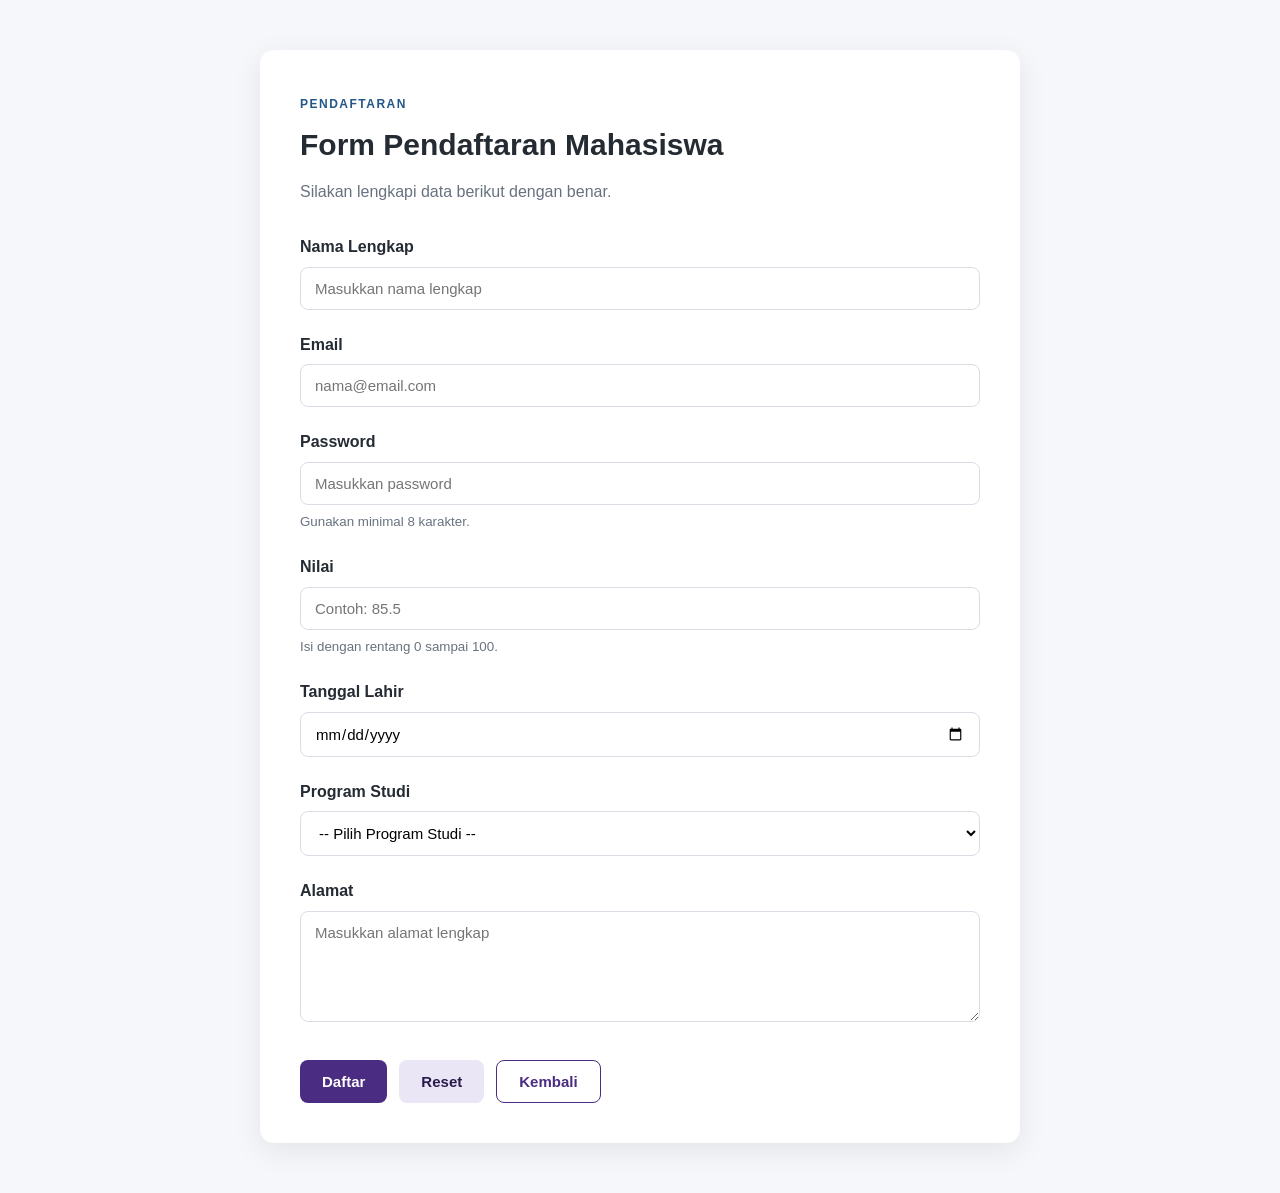
<file: index.html>
<!DOCTYPE html>
<html lang="id">
<head>
    <meta charset="UTF-8">
    <meta name="viewport" content="width=device-width, initial-scale=1.0">
    <title>Form Pendaftaran Mahasiswa</title>
    <link rel="stylesheet" href="css/style.css">
</head>
<body>

    <main class="container">
        <section class="registration-card">

            <div class="form-header">
                <span class="label">PENDAFTARAN</span>
                <h1>Form Pendaftaran Mahasiswa</h1>
                <p>Silakan lengkapi data berikut dengan benar.</p>
            </div>

            <!--
                Method POST digunakan karena data pendaftaran
                dikirim melalui body HTTP request.
                Action masih berupa placeholder untuk backend.
            -->
            <form action="/proses-pendaftaran" method="post">

                <!-- Nama -->
                <div class="form-group">
                    <label for="nama">Nama Lengkap</label>
                    <input type="text" id="nama" name="nama" placeholder="Masukkan nama lengkap" required>
                </div>

                <!-- Email -->
                <div class="form-group">
                    <label for="email">Email</label>
                    <input type="email" id="email" name="email" placeholder="nama@email.com" required>
                </div>

                <!-- Password -->
                <div class="form-group">
                    <label for="password">Password</label>
                    <input type="password" id="password" name="password" placeholder="Masukkan password" minlength="8" required>
                    <small>Gunakan minimal 8 karakter.</small>
                </div>

                <!-- Nilai -->
                <div class="form-group">
                    <label for="nilai">Nilai</label>
                    <input type="number" id="nilai" name="nilai" min="0" max="100" step="0.01" placeholder="Contoh: 85.5" required>
                    <small>Isi dengan rentang 0 sampai 100.</small>
                </div>

                <!-- Tanggal Lahir -->
                <div class="form-group">
                    <label for="tanggal-lahir">Tanggal Lahir</label>
                    <input type="date" id="tanggal-lahir" name="tanggal_lahir" required>
                </div>

                <!-- Program Studi -->
                <div class="form-group">
                    <label for="program-studi">Program Studi</label>
                    <select id="program-studi" name="program_studi" required>
                        <option value="">-- Pilih Program Studi --</option>
                        <option value="informatika">Teknik Informatika</option>
                        <option value="mesin">Teknik Mesin</option>
                        <option value="elektro">Teknik Elektro</option>
                        <option value="sipil">Teknik Sipil</option>
                    </select>
                </div>

                <!-- Alamat -->
                <div class="form-group">
                    <label for="alamat">Alamat</label>
                    <textarea id="alamat" name="alamat" rows="5" placeholder="Masukkan alamat lengkap"></textarea>
                </div>

                <!-- Button: submit, reset, dan button biasa -->
                <div class="button-group">
                    <button type="submit" class="btn btn-primary">Daftar</button>
                    <button type="reset" class="btn btn-reset">Reset</button>
                    <button type="button" class="btn btn-secondary">Kembali</button>
                </div>

            </form>
        </section>
    </main>

</body>
</html>
</file>
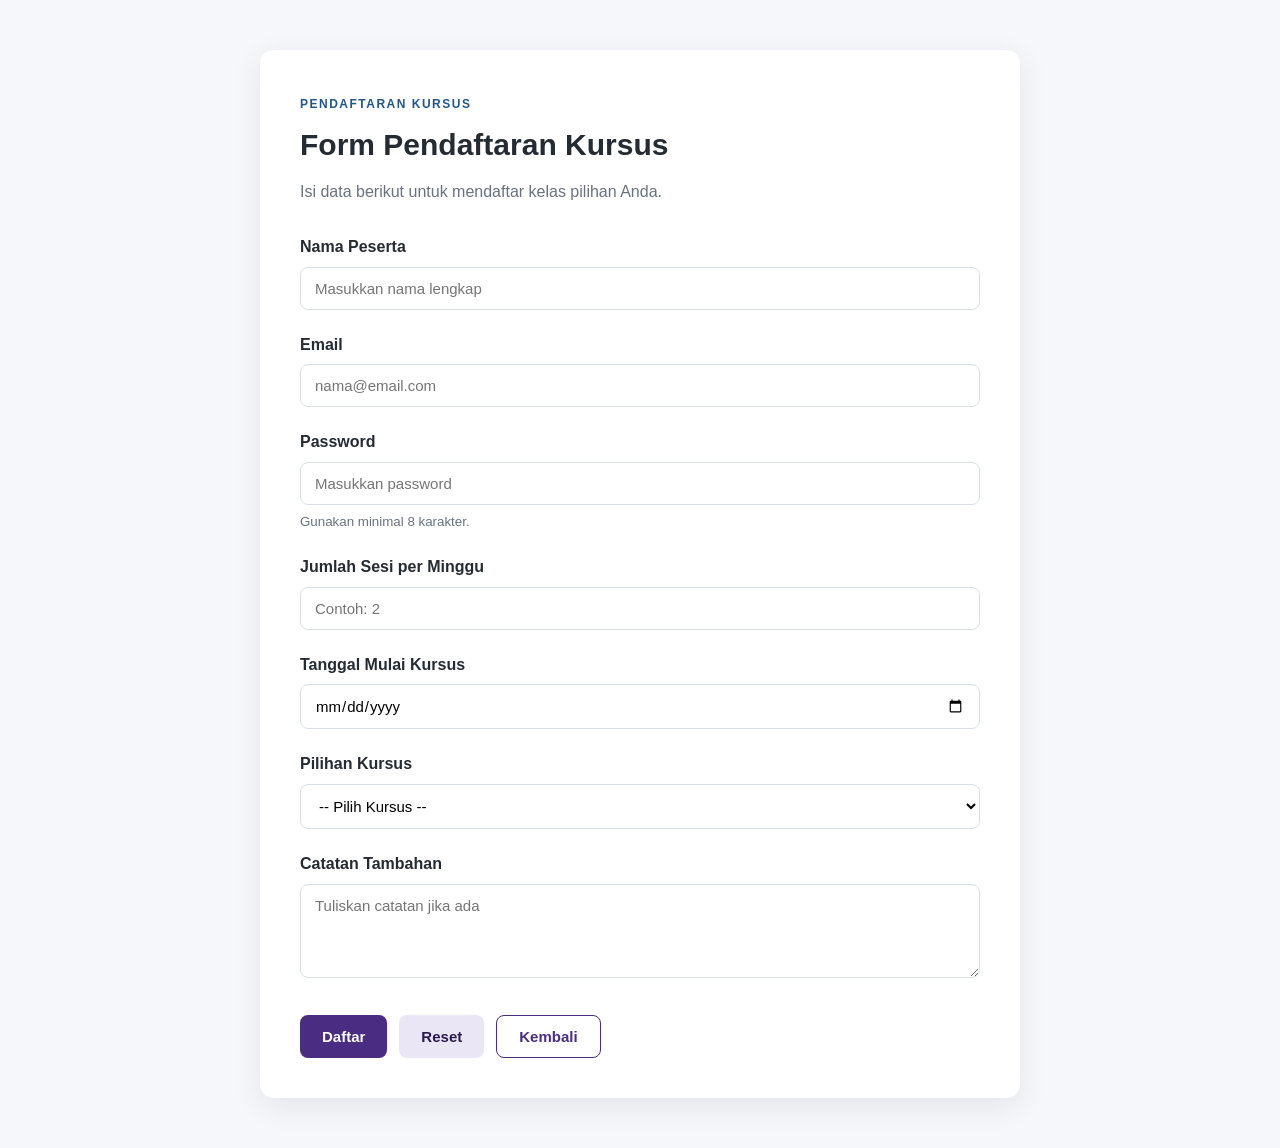
<file: kursus.html>
<!DOCTYPE html>
<html lang="id">
<head>
    <meta charset="UTF-8">
    <meta name="viewport" content="width=device-width, initial-scale=1.0">
    <title>Form Pendaftaran Kursus</title>
    <link rel="stylesheet" href="css/style.css">
</head>
<body>

    <main class="container">
        <section class="registration-card">

            <div class="form-header">
                <span class="label">PENDAFTARAN KURSUS</span>
                <h1>Form Pendaftaran Kursus</h1>
                <p>Isi data berikut untuk mendaftar kelas pilihan Anda.</p>
            </div>

            <!-- POST dipakai karena data berisi password; action masih placeholder untuk backend -->
            <form action="/proses-kursus" method="post">

                <!-- type="text" -->
                <div class="form-group">
                    <label for="nama-peserta">Nama Peserta</label>
                    <input type="text" id="nama-peserta" name="nama_peserta" placeholder="Masukkan nama lengkap" required>
                </div>

                <!-- type="email" -->
                <div class="form-group">
                    <label for="email-peserta">Email</label>
                    <input type="email" id="email-peserta" name="email_peserta" placeholder="nama@email.com" required>
                </div>

                <!-- type="password" -->
                <div class="form-group">
                    <label for="password-peserta">Password</label>
                    <input type="password" id="password-peserta" name="password_peserta" placeholder="Masukkan password" minlength="8" required>
                    <small>Gunakan minimal 8 karakter.</small>
                </div>

                <!-- type="number" -->
                <div class="form-group">
                    <label for="sesi-per-minggu">Jumlah Sesi per Minggu</label>
                    <input type="number" id="sesi-per-minggu" name="sesi_per_minggu" min="1" max="5" placeholder="Contoh: 2" required>
                </div>

                <!-- type="date" -->
                <div class="form-group">
                    <label for="tanggal-mulai">Tanggal Mulai Kursus</label>
                    <input type="date" id="tanggal-mulai" name="tanggal_mulai" required>
                </div>

                <!-- Pilihan kursus -->
                <div class="form-group">
                    <label for="pilihan-kursus">Pilihan Kursus</label>
                    <select id="pilihan-kursus" name="pilihan_kursus" required>
                        <option value="">-- Pilih Kursus --</option>
                        <option value="web">Pemrograman Web</option>
                        <option value="grafis">Desain Grafis</option>
                        <option value="jaringan">Jaringan Komputer</option>
                        <option value="inggris">Bahasa Inggris</option>
                    </select>
                </div>

                <!-- Catatan -->
                <div class="form-group">
                    <label for="catatan">Catatan Tambahan</label>
                    <textarea id="catatan" name="catatan" rows="4" placeholder="Tuliskan catatan jika ada"></textarea>
                </div>

                <!-- Tiga jenis button: submit, reset, button biasa -->
                <div class="button-group">
                    <button type="submit" class="btn btn-primary">Daftar</button>
                    <button type="reset" class="btn btn-reset">Reset</button>
                    <button type="button" class="btn btn-secondary">Kembali</button>
                </div>

            </form>
        </section>
    </main>

</body>
</html>
</file>
<file: css/style.css>
:root {
    --primary: #235789;
    --primary-dark: #173d61;
    --background: #f5f7fa;
    --surface: #ffffff;
    --border: #d9dee5;
    --text: #252b33;
    --text-secondary: #68727f;
    --radius: 8px;
    --omen-primary: #4a2c82;
    --omen-primary-dark: #2a1a4d;
    --omen-soft: #ebe6f5;
}

* {
    box-sizing: border-box;
}

body {
    margin: 0;
    font-family: Arial, Helvetica, sans-serif;
    background-color: var(--background);
    color: var(--text);
    line-height: 1.6;
}

.container {
    width: 90%;
    max-width: 760px;
    margin: 50px auto;
}

.registration-card {
    background-color: var(--surface);
    padding: 40px;
    border-radius: 14px;
    box-shadow: 0 8px 30px rgba(0, 0, 0, 0.08);
}

.form-header {
    margin-bottom: 30px;
}

.form-header h1 {
    margin: 5px 0 10px;
    font-size: 30px;
}

.form-header p {
    margin: 0;
    color: var(--text-secondary);
}

.label {
    color: var(--primary);
    font-size: 12px;
    font-weight: bold;
    letter-spacing: 1.5px;
}

/* FORM */
.form-group {
    margin-bottom: 22px;
}

label {
    display: block;
    font-weight: bold;
    margin-bottom: 7px;
}

input,
select,
textarea {
    width: 100%;
    padding: 12px 14px;
    border: 1px solid var(--border);
    border-radius: var(--radius);
    font-family: inherit;
    font-size: 15px;
    background-color: white;
}

textarea {
    resize: vertical;
}

input:focus,
select:focus,
textarea:focus {
    outline: 2px solid rgba(35, 87, 137, 0.25);
    border-color: var(--primary);
}

small {
    display: block;
    margin-top: 6px;
    color: var(--text-secondary);
}

/* BUTTON */
.button-group {
    display: flex;
    gap: 12px;
    margin-top: 30px;
}

.btn {
    padding: 12px 22px;
    border: none;
    border-radius: var(--radius);
    cursor: pointer;
    font-size: 15px;
    font-weight: bold;
}

.btn-primary {
    background-color: var(--omen-primary);
    color: white;
}

.btn-primary:hover {
    background-color: var(--omen-primary-dark);
}

.btn-reset {
    background-color: var(--omen-soft);
    color: var(--omen-primary-dark);
}

.btn-secondary {
    background-color: white;
    color: var(--omen-primary);
    border: 1px solid var(--omen-primary);
}

/* RESPONSIVE */
@media (max-width: 600px) {
    .container {
        margin: 20px auto;
    }

    .registration-card {
        padding: 24px;
    }

    .form-header h1 {
        font-size: 25px;
    }

    .button-group {
        flex-direction: column;
    }

    .btn {
        width: 100%;
    }
}
</file>
